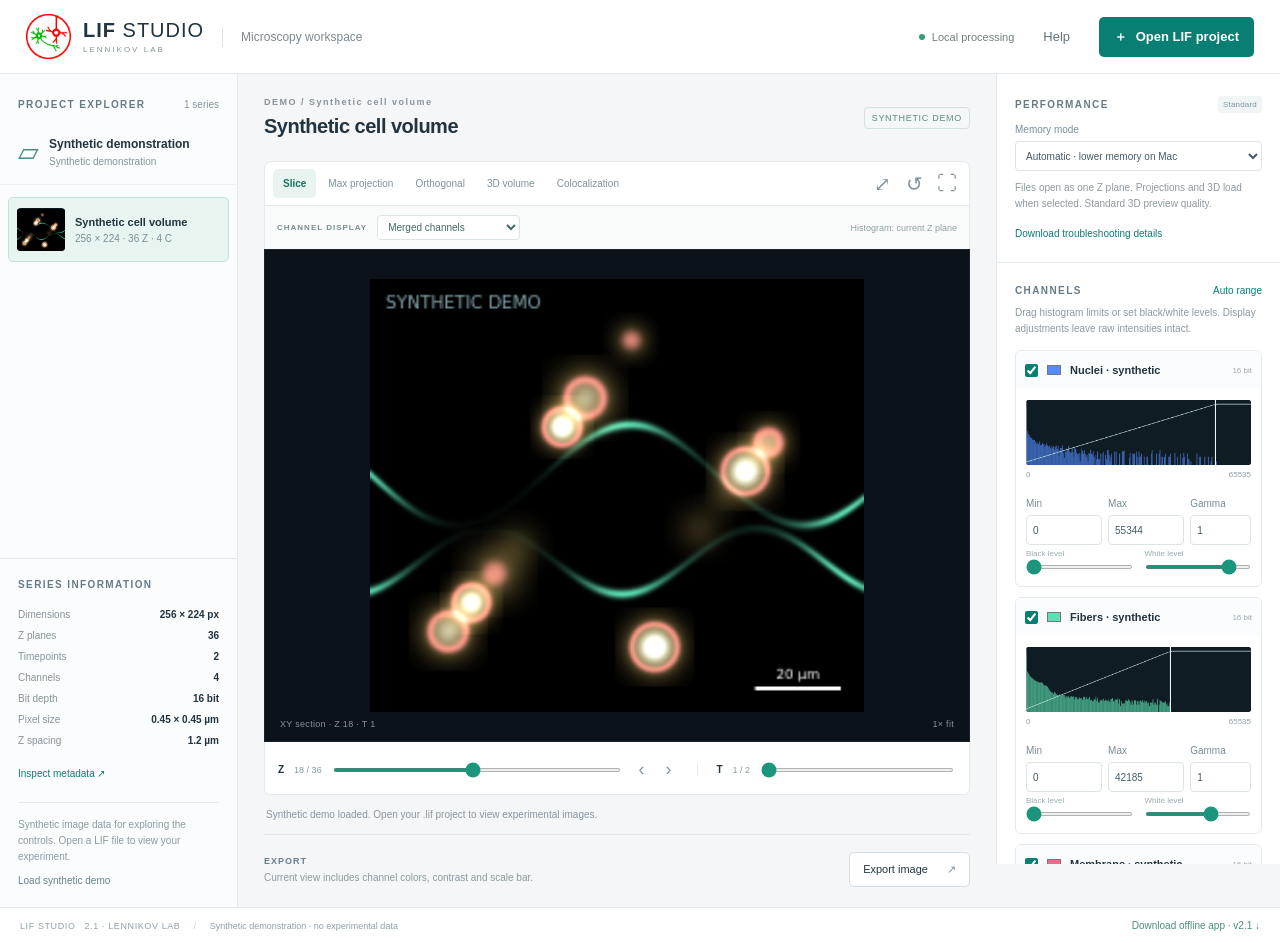
<file: index.html>
<!doctype html>
<html lang="en"><head><meta charset="utf-8"><meta name="viewport" content="width=device-width, initial-scale=1"><meta http-equiv="refresh" content="0; url=./LIF_Studio.html"><title>LIF Studio · Lennikov Lab</title><meta name="description" content="Offline Leica LIF microscopy viewer by Lennikov Lab"><style>body{font-family:system-ui,-apple-system,sans-serif;background:#0e1a23;color:#e6f2f4;min-height:100vh;display:grid;place-items:center;margin:0}main{padding:2rem;max-width:34rem}a{color:#6ce2c6}</style></head><body><main><h1>LIF Studio</h1><p>Opening the LIF microscopy workspace…</p><p><a href="./LIF_Studio.html">Launch LIF Studio v2.1</a></p><p>Research software; experimental images stay in your browser.</p></main></body></html>
</file>
